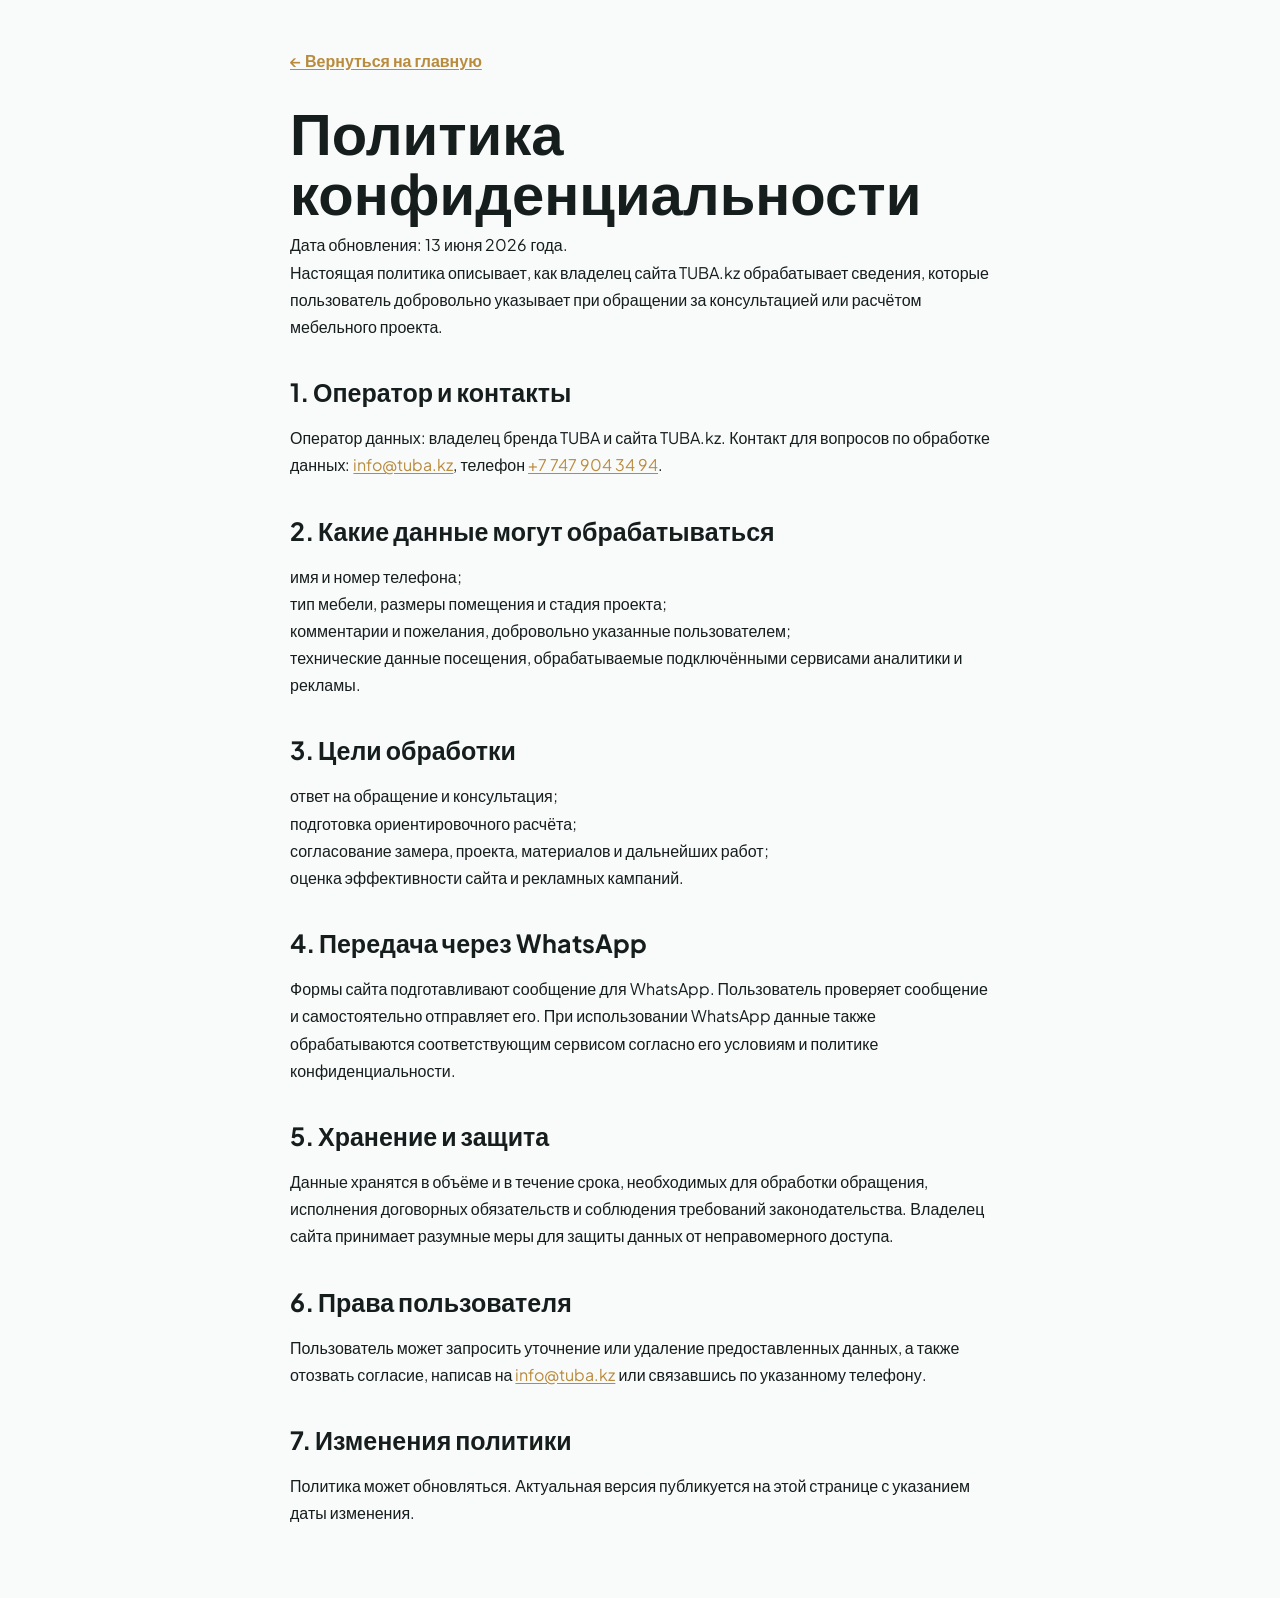
<file: privacy-policy.html>
<!DOCTYPE html>
<html lang="ru">
<head>
  <meta charset="UTF-8">
  <meta name="viewport" content="width=device-width, initial-scale=1.0">
  <title>Политика конфиденциальности — TUBA</title>
  <meta name="description" content="Политика конфиденциальности сайта TUBA.kz и сведения об обработке данных заявок.">
  <meta name="robots" content="index,follow">
  <link rel="canonical" href="https://www.tuba.kz/privacy-policy.html">
  <link rel="alternate" hreflang="ru-KZ" href="https://www.tuba.kz/privacy-policy.html">
  <meta property="og:type" content="website">
  <meta property="og:url" content="https://www.tuba.kz/privacy-policy.html">
  <meta property="og:title" content="Политика конфиденциальности — TUBA">
  <meta property="og:description" content="Сведения об обработке данных обращений и заявок на сайте TUBA.kz.">
  <meta property="og:image" content="https://www.tuba.kz/assets/tuba-hero-wide.jpg">
  <meta name="twitter:card" content="summary_large_image">
  <script type="application/ld+json">
    {
      "@context": "https://schema.org",
      "@type": "WebPage",
      "@id": "https://www.tuba.kz/privacy-policy.html#webpage",
      "url": "https://www.tuba.kz/privacy-policy.html",
      "name": "Политика конфиденциальности — TUBA",
      "description": "Сведения об обработке данных обращений и заявок на сайте TUBA.kz.",
      "inLanguage": "ru-KZ",
      "isPartOf": {
        "@type": "WebSite",
        "@id": "https://www.tuba.kz/#website",
        "url": "https://www.tuba.kz/",
        "name": "TUBA"
      }
    }
  </script>
  <link rel="stylesheet" href="styles.css">
</head>
<body>
  <main class="legal-page">
    <div class="container legal-container">
      <a class="legal-back-link" href="/">← Вернуться на главную</a>
      <h1>Политика конфиденциальности</h1>
      <p class="legal-updated">Дата обновления: 13 июня 2026 года.</p>

      <p>Настоящая политика описывает, как владелец сайта TUBA.kz обрабатывает сведения, которые пользователь добровольно указывает при обращении за консультацией или расчётом мебельного проекта.</p>

      <h2>1. Оператор и контакты</h2>
      <p>Оператор данных: владелец бренда TUBA и сайта TUBA.kz. Контакт для вопросов по обработке данных: <a href="mailto:info@tuba.kz">info@tuba.kz</a>, телефон <a href="tel:+77479043494">+7 747 904 34 94</a>.</p>

      <h2>2. Какие данные могут обрабатываться</h2>
      <ul>
        <li>имя и номер телефона;</li>
        <li>тип мебели, размеры помещения и стадия проекта;</li>
        <li>комментарии и пожелания, добровольно указанные пользователем;</li>
        <li>технические данные посещения, обрабатываемые подключёнными сервисами аналитики и рекламы.</li>
      </ul>

      <h2>3. Цели обработки</h2>
      <ul>
        <li>ответ на обращение и консультация;</li>
        <li>подготовка ориентировочного расчёта;</li>
        <li>согласование замера, проекта, материалов и дальнейших работ;</li>
        <li>оценка эффективности сайта и рекламных кампаний.</li>
      </ul>

      <h2>4. Передача через WhatsApp</h2>
      <p>Формы сайта подготавливают сообщение для WhatsApp. Пользователь проверяет сообщение и самостоятельно отправляет его. При использовании WhatsApp данные также обрабатываются соответствующим сервисом согласно его условиям и политике конфиденциальности.</p>

      <h2>5. Хранение и защита</h2>
      <p>Данные хранятся в объёме и в течение срока, необходимых для обработки обращения, исполнения договорных обязательств и соблюдения требований законодательства. Владелец сайта принимает разумные меры для защиты данных от неправомерного доступа.</p>

      <h2>6. Права пользователя</h2>
      <p>Пользователь может запросить уточнение или удаление предоставленных данных, а также отозвать согласие, написав на <a href="mailto:info@tuba.kz">info@tuba.kz</a> или связавшись по указанному телефону.</p>

      <h2>7. Изменения политики</h2>
      <p>Политика может обновляться. Актуальная версия публикуется на этой странице с указанием даты изменения.</p>
    </div>
  </main>
</body>
</html>
</file>
<file: styles.css>
/* Design System for tuba.kz */

/* Custom Font Pairings */
@import url('https://fonts.googleapis.com/css2?family=Newsreader:ital,opsz,wght@0,6..72,200..800;1,6..72,200..800&family=Plus+Jakarta+Sans:ital,wght@0,200..800;1,200..800&display=swap');

:root {
  /* HSL Color System */
  --hue-wood: 38;
  --hue-charcoal: 180;
  
  --color-primary: hsl(var(--hue-charcoal), 12%, 10%);
  --color-on-primary: hsl(var(--hue-charcoal), 10%, 98%);
  
  --color-background: hsl(var(--hue-charcoal), 10%, 98%);
  --color-on-background: hsl(var(--hue-charcoal), 12%, 10%);
  
  --color-surface: hsl(var(--hue-charcoal), 10%, 96%);
  --color-on-surface: hsl(var(--hue-charcoal), 12%, 15%);
  --color-on-surface-variant: hsl(var(--hue-charcoal), 10%, 40%);
  
  --color-outline: hsl(var(--hue-charcoal), 10%, 80%);
  --color-outline-variant: hsl(var(--hue-charcoal), 10%, 90%);
  
  --color-wood-accent: hsl(var(--hue-wood), 50%, 48%);
  --color-wood-hover: hsl(var(--hue-wood), 52%, 42%);
  --color-warm-grey: hsl(var(--hue-wood), 15%, 92%);
  --color-error: hsl(0, 75%, 50%);
  
  --font-display: 'Newsreader', serif;
  --font-body: 'Plus Jakarta Sans', sans-serif;
  
  --border-radius-sm: 4px;
  --border-radius-md: 8px;
  --border-radius-lg: 16px;
  --border-radius-full: 9999px;
  
  --header-height-large: 80px;
  --header-height-small: 64px;
  --transition-smooth: 0.3s cubic-bezier(0.25, 0.8, 0.25, 1);
  --shadow-premium: 0 10px 30px rgba(0, 0, 0, 0.04);
  --shadow-modal: 0 20px 50px rgba(0, 0, 0, 0.15);
}

/* Dark Mode Overrides */
[data-theme="dark"] {
  --color-background: hsl(var(--hue-charcoal), 12%, 8%);
  --color-on-background: hsl(var(--hue-charcoal), 10%, 94%);
  
  --color-surface: hsl(var(--hue-charcoal), 12%, 12%);
  --color-on-surface: hsl(var(--hue-charcoal), 10%, 88%);
  --color-on-surface-variant: hsl(var(--hue-charcoal), 8%, 65%);
  
  --color-outline: hsl(var(--hue-charcoal), 10%, 25%);
  --color-outline-variant: hsl(var(--hue-charcoal), 10%, 18%);
  
  --color-warm-grey: hsl(var(--hue-wood), 10%, 16%);
  
  --shadow-premium: 0 10px 30px rgba(0, 0, 0, 0.3);
}

/* Reset & Base Styles */
*, *::before, *::after {
  box-sizing: border-box;
  margin: 0;
  padding: 0;
}

html {
  scroll-behavior: smooth;
  -webkit-text-size-adjust: 100%;
}

body {
  font-family: var(--font-body);
  background-color: var(--color-background);
  color: var(--color-on-background);
  line-height: 1.6;
  overflow-x: hidden;
  transition: background-color var(--transition-smooth), color var(--transition-smooth);
}

body::before {
  content: '';
  position: fixed;
  right: clamp(-90px, -4vw, -30px);
  top: 28%;
  width: clamp(280px, 34vw, 520px);
  aspect-ratio: 1;
  background: url('assets/tuba background.png') center / contain no-repeat;
  opacity: 0.018;
  pointer-events: none;
  z-index: -1;
}

a {
  color: inherit;
  text-decoration: none;
}

img {
  max-width: 100%;
  display: block;
  height: auto;
}

button, input, select, textarea {
  font-family: inherit;
  font-size: inherit;
  color: inherit;
}

button {
  background: none;
  border: none;
  cursor: pointer;
}

.skip-link {
  position: fixed;
  top: -60px;
  left: 16px;
  z-index: 2000;
  padding: 12px 18px;
  background: var(--color-primary);
  color: var(--color-on-primary);
  transition: top var(--transition-smooth);
}
.skip-link:focus {
  top: 12px;
}

li {
  list-style: none;
}

/* Typography Utilities */
.text-serif { font-family: var(--font-display); }
.text-accent { color: var(--color-wood-accent); }

/* Common Layout Containers */
.container {
  max-width: 1440px;
  margin: 0 auto;
  padding: 0 20px;
}
@media (min-width: 768px) {
  .container {
    padding: 0 80px;
  }
}

.section-padding {
  padding: 80px 0;
}
@media (min-width: 768px) {
  .section-padding {
    padding: 120px 0;
  }
}

/* Buttons */
.btn {
  display: inline-flex;
  align-items: center;
  justify-content: center;
  padding: 14px 28px;
  font-size: 14px;
  font-weight: 600;
  text-transform: uppercase;
  letter-spacing: 0.15em;
  transition: all var(--transition-smooth);
  border-radius: var(--border-radius-sm);
  gap: 8px;
}

.btn-primary {
  background-color: var(--color-wood-accent);
  color: var(--color-on-primary);
}
.btn-primary:hover {
  background-color: var(--color-wood-hover);
  transform: translateY(-2px);
}

.btn-secondary {
  background-color: var(--color-primary);
  color: var(--color-on-primary);
}
.btn-secondary:hover {
  opacity: 0.9;
  transform: translateY(-2px);
}

.btn-outline {
  border: 1px solid var(--color-on-background);
  color: var(--color-on-background);
}
.btn-outline:hover {
  background-color: var(--color-on-background);
  color: var(--color-background);
  transform: translateY(-2px);
}

/* Sticky Header */
.site-header {
  position: fixed;
  top: 0;
  left: 0;
  width: 100%;
  height: var(--header-height-large);
  z-index: 1000;
  background-color: transparent;
  border-bottom: 1px solid transparent;
  transition: all var(--transition-smooth);
}

.site-header:not(.is-scrolled) {
  color: #ffffff;
}
.site-header:not(.is-scrolled) .brand-tree {
  filter: invert(1);
  mix-blend-mode: screen;
}
.site-header:not(.is-scrolled) .nav-link,
.site-header:not(.is-scrolled) .header-phone,
.site-header:not(.is-scrolled) .theme-toggle {
  color: #ffffff;
}
.site-header:not(.is-scrolled) .theme-toggle {
  border-color: rgba(255, 255, 255, 0.55);
}
.site-header:not(.is-scrolled) .burger-line {
  background-color: #ffffff;
}

.site-header.is-scrolled {
  height: var(--header-height-small);
  background-color: rgba(var(--color-background-rgb, 251, 249, 249), 0.85);
  backdrop-filter: blur(20px);
  -webkit-backdrop-filter: blur(20px);
  border-bottom: 1px solid var(--color-outline-variant);
  box-shadow: var(--shadow-premium);
}

/* Custom RGB mapping helper for CSS Backdrop filters */
:root {
  --color-background-rgb: 251, 249, 249;
}
[data-theme="dark"] {
  --color-background-rgb: 20, 22, 22;
}

.header-container {
  display: flex;
  justify-content: space-between;
  align-items: center;
  height: 100%;
}

.brand {
  display: flex;
  align-items: center;
  gap: 8px;
}
.brand-tree {
  width: 38px;
  height: 38px;
  object-fit: contain;
  mix-blend-mode: multiply;
}
[data-theme="dark"] .brand-tree {
  filter: invert(1);
  mix-blend-mode: screen;
}
.brand-logo {
  height: 40px;
  width: auto;
  border-radius: var(--border-radius-sm);
}
.brand-name {
  font-family: var(--font-display);
  font-size: 24px;
  font-weight: 700;
  letter-spacing: -0.02em;
}

.nav-menu {
  display: none;
}

@media (min-width: 1024px) {
  .nav-menu {
    display: flex;
    align-items: center;
    gap: 32px;
  }
  .nav-link {
    font-size: 13px;
    font-weight: 600;
    text-transform: uppercase;
    letter-spacing: 0.1em;
    color: var(--color-on-background);
    opacity: 0.7;
    transition: all var(--transition-smooth);
    position: relative;
    padding: 6px 0;
  }
  .nav-link::after {
    content: '';
    position: absolute;
    bottom: 0;
    left: 0;
    width: 0;
    height: 2px;
    background-color: var(--color-wood-accent);
    transition: width var(--transition-smooth);
  }
  .nav-link:hover {
    opacity: 1;
    color: var(--color-wood-accent);
  }
  .nav-link:hover::after {
    width: 100%;
  }
}

.header-actions {
  display: flex;
  align-items: center;
  gap: 16px;
}

.header-phone {
  display: none;
}
@media (min-width: 768px) {
  .header-phone {
    display: block;
    font-size: 15px;
    font-weight: 700;
    color: var(--color-on-background);
    transition: color var(--transition-smooth);
  }
  .header-phone:hover {
    color: var(--color-wood-accent);
  }
}

/* Burger Mobile Menu Trigger */
.burger-btn {
  display: flex;
  flex-direction: column;
  justify-content: space-between;
  width: 24px;
  height: 18px;
  z-index: 1100;
}
@media (min-width: 1024px) {
  .burger-btn {
    display: none;
  }
}
.burger-line {
  width: 100%;
  height: 2px;
  background-color: var(--color-on-background);
  transition: all var(--transition-smooth);
}

.menu-open .burger-line:nth-child(1) {
  transform: translateY(8px) rotate(45deg);
}
.menu-open .burger-line:nth-child(2) {
  opacity: 0;
}
.menu-open .burger-line:nth-child(3) {
  transform: translateY(-8px) rotate(-45deg);
}

/* Theme Switcher Button */
.theme-toggle {
  width: 40px;
  height: 40px;
  border-radius: var(--border-radius-full);
  display: flex;
  align-items: center;
  justify-content: center;
  border: 1px solid var(--color-outline);
  color: var(--color-on-background);
  transition: all var(--transition-smooth);
}
.theme-toggle:hover {
  background-color: var(--color-surface);
  transform: scale(1.05);
}

/* Mobile Slide-out Menu Overlay */
.mobile-menu-overlay {
  position: fixed;
  top: 0;
  left: 0;
  width: 100%;
  height: 100%;
  background-color: var(--color-background);
  z-index: 999;
  display: flex;
  flex-direction: column;
  justify-content: center;
  align-items: center;
  transform: translateX(100%);
  transition: transform var(--transition-smooth);
}

.mobile-menu-overlay.is-active {
  transform: translateX(0);
}

.mobile-nav-list {
  display: flex;
  flex-direction: column;
  align-items: center;
  gap: 32px;
}

.mobile-nav-link {
  font-family: var(--font-display);
  font-size: 32px;
  color: var(--color-on-background);
  transition: color var(--transition-smooth);
}
.mobile-nav-link:hover {
  color: var(--color-wood-accent);
}

/* Hero Section */
.hero {
  position: relative;
  height: 100vh;
  min-height: 600px;
  display: flex;
  align-items: center;
  padding-top: var(--header-height-large);
  overflow: hidden;
}

.hero-background {
  position: absolute;
  inset: 0;
  z-index: 0;
}
.hero-background img {
  width: 100%;
  height: 100%;
  object-cover: cover;
  object-position: center;
  transform: scale(1.02);
  transition: transform 10s ease;
}
.hero-background::after {
  content: '';
  position: absolute;
  inset: 0;
  background: linear-gradient(90deg, rgba(10, 10, 10, 0.75) 0%, rgba(10, 10, 10, 0.4) 100%);
}

.hero-content {
  position: relative;
  z-index: 10;
  color: #ffffff;
  max-width: 800px;
}

.hero-eyebrow {
  font-size: 14px;
  font-weight: 700;
  text-transform: uppercase;
  letter-spacing: 0.25em;
  color: var(--color-wood-accent);
  margin-bottom: 24px;
  display: block;
}

.hero-title {
  font-family: var(--font-display);
  font-size: clamp(36px, 6vw, 76px);
  line-height: 1.1;
  font-weight: 300;
  margin-bottom: 32px;
  letter-spacing: -0.01em;
}

.hero-lead {
  font-size: 16px;
  max-width: 580px;
  margin-bottom: 48px;
  opacity: 0.85;
}

.hero-buttons {
  display: flex;
  flex-wrap: wrap;
  gap: 16px;
}

/* Value Props Strip */
.props-strip {
  background-color: var(--color-surface);
  border-bottom: 1px solid var(--color-outline-variant);
}

.props-grid {
  display: grid;
  grid-template-columns: 1fr;
  gap: 32px;
  padding: 40px 0;
}

@media (min-width: 768px) {
  .props-grid {
    grid-template-columns: repeat(4, 1fr);
    gap: 40px;
  }
}

.prop-card {
  display: flex;
  flex-direction: column;
  gap: 16px;
}

.prop-number {
  font-family: var(--font-display);
  font-size: 40px;
  font-weight: 200;
  color: var(--color-wood-accent);
  line-height: 1;
}

.prop-title {
  font-size: 18px;
  font-weight: 700;
  margin-bottom: 8px;
}

.prop-description {
  font-size: 14px;
  color: var(--color-on-surface-variant);
  line-height: 1.5;
}

/* Section Header Utility */
.section-header {
  margin-bottom: 60px;
  display: flex;
  flex-direction: column;
  gap: 20px;
}
@media (min-width: 768px) {
  .section-header {
    flex-direction: row;
    justify-content: space-between;
    align-items: flex-end;
  }
}

.section-label {
  font-size: 12px;
  font-weight: 700;
  text-transform: uppercase;
  letter-spacing: 0.2em;
  color: var(--color-wood-accent);
  margin-bottom: 12px;
  display: block;
}

.section-title {
  font-family: var(--font-display);
  font-size: clamp(28px, 4vw, 44px);
  font-weight: 400;
  line-height: 1.2;
}

.section-intro {
  font-size: 16px;
  color: var(--color-on-background);
  opacity: 0.8;
  max-width: 480px;
}

/* Interactive Style Lab */
.style-lab-grid {
  display: grid;
  grid-template-columns: 1fr;
  gap: 60px;
  align-items: center;
}
@media (min-width: 1024px) {
  .style-lab-grid {
    grid-template-columns: 4.5fr 7.5fr;
  }
}

.style-selector {
  display: flex;
  flex-direction: column;
  gap: 16px;
}

.style-option {
  text-align: left;
  padding: 24px;
  border: 1px solid var(--color-outline-variant);
  background-color: var(--color-surface);
  transition: all var(--transition-smooth);
  position: relative;
}

.style-option.is-active {
  border-color: var(--color-wood-accent);
  background-color: var(--color-background);
  box-shadow: var(--shadow-premium);
}

.style-option.is-active::before {
  content: '';
  position: absolute;
  left: 0;
  top: 0;
  height: 100%;
  width: 4px;
  background-color: var(--color-wood-accent);
}

.style-option-index {
  font-size: 12px;
  color: var(--color-wood-accent);
  font-weight: 700;
  display: block;
  margin-bottom: 8px;
}

.style-option-title {
  font-size: 18px;
  font-weight: 700;
  margin-bottom: 6px;
}

.style-option-caption {
  font-size: 13px;
  color: var(--color-on-surface-variant);
}

.style-preview-box {
  position: relative;
  aspect-ratio: 16/10;
  overflow: hidden;
  background-color: var(--color-surface);
  box-shadow: var(--shadow-premium);
}

.style-preview-img {
  width: 100%;
  height: 100%;
  object-fit: cover;
  transition: opacity 0.5s ease, transform 0.8s ease;
}

.style-preview-meta {
  position: absolute;
  bottom: 0;
  left: 0;
  width: 100%;
  padding: 40px;
  background: linear-gradient(0deg, rgba(0,0,0,0.85) 0%, rgba(0,0,0,0) 100%);
  color: #ffffff;
  display: flex;
  flex-direction: column;
  gap: 8px;
}

.style-preview-tag {
  font-size: 11px;
  font-weight: 700;
  letter-spacing: 0.15em;
  text-transform: uppercase;
  color: var(--color-wood-accent);
}

.style-preview-title {
  font-family: var(--font-display);
  font-size: clamp(20px, 3vw, 28px);
  font-weight: 400;
}

.style-preview-text {
  font-size: 14px;
  opacity: 0.8;
  max-width: 600px;
}

/* Services / Categories Grid */
.services-grid {
  display: grid;
  grid-template-columns: 1fr;
  gap: 32px;
}
@media (min-width: 640px) {
  .services-grid {
    grid-template-columns: repeat(2, 1fr);
  }
}
@media (min-width: 1024px) {
  .services-grid {
    grid-template-columns: repeat(4, 1fr);
  }
}

.service-card {
  background-color: var(--color-surface);
  border: 1px solid var(--color-outline-variant);
  transition: all var(--transition-smooth);
  display: flex;
  flex-direction: column;
  position: relative;
}

.service-card:hover {
  transform: translateY(-8px);
  box-shadow: var(--shadow-premium);
  border-color: var(--color-outline);
}

.service-card-media {
  aspect-ratio: 4/5;
  overflow: hidden;
  position: relative;
}

.service-card-media img {
  width: 100%;
  height: 100%;
  object-fit: cover;
  transition: transform var(--transition-smooth);
}
.service-card:hover .service-card-media img {
  transform: scale(1.05);
}

.service-card-content {
  padding: 32px;
  display: flex;
  flex-direction: column;
  flex-grow: 1;
}

.service-card-number {
  font-family: var(--font-display);
  font-size: 28px;
  font-weight: 200;
  color: var(--color-outline);
  margin-bottom: 16px;
}

.service-card-title {
  font-size: 20px;
  font-weight: 700;
  margin-bottom: 12px;
}

.service-card-text {
  font-size: 14px;
  color: var(--color-on-surface-variant);
  margin-bottom: 24px;
  line-height: 1.6;
}

.service-card-link {
  font-size: 12px;
  font-weight: 700;
  text-transform: uppercase;
  letter-spacing: 0.1em;
  color: var(--color-wood-accent);
  margin-top: auto;
  display: inline-flex;
  align-items: center;
  gap: 8px;
}

/* Portfolio Section */
.portfolio-filter-bar {
  display: flex;
  flex-wrap: wrap;
  gap: 12px;
  margin-bottom: 48px;
  justify-content: center;
}

.filter-btn {
  padding: 10px 24px;
  font-size: 13px;
  font-weight: 600;
  border-radius: var(--border-radius-full);
  border: 1px solid var(--color-outline);
  color: var(--color-on-background);
  transition: all var(--transition-smooth);
}

.filter-btn.is-active, .filter-btn:hover {
  background-color: var(--color-primary);
  color: var(--color-on-primary);
  border-color: var(--color-primary);
}

.portfolio-grid {
  display: grid;
  grid-template-columns: 1fr;
  gap: 32px;
}
@media (min-width: 768px) {
  .portfolio-grid {
    grid-template-columns: repeat(12, 1fr);
  }
}

.portfolio-item {
  position: relative;
  cursor: pointer;
  overflow: hidden;
  transition: all var(--transition-smooth);
}

@media (min-width: 768px) {
  .portfolio-item.col-7 { grid-column: span 7; }
  .portfolio-item.col-5 { grid-column: span 5; }
  .portfolio-item.col-4 { grid-column: span 4; }
  .portfolio-item.col-8 { grid-column: span 8; }
  .portfolio-item.col-6 { grid-column: span 6; }
}

.portfolio-item-media {
  overflow: hidden;
  position: relative;
  aspect-ratio: 16/10;
}
.portfolio-item.tall .portfolio-item-media {
  aspect-ratio: 4/5;
}

.portfolio-item-media img {
  width: 100%;
  height: 100%;
  object-fit: cover;
  transition: transform 1.2s cubic-bezier(0.16, 1, 0.3, 1);
  filter: grayscale(10%);
}

.portfolio-item:hover .portfolio-item-media img {
  transform: scale(1.04);
  filter: grayscale(0%);
}

.portfolio-item-overlay {
  position: absolute;
  inset: 0;
  background: linear-gradient(0deg, rgba(10, 10, 10, 0.8) 0%, rgba(10, 10, 10, 0) 100%);
  opacity: 0.85;
  transition: opacity var(--transition-smooth);
}

.portfolio-item:hover .portfolio-item-overlay {
  opacity: 0.95;
}

.portfolio-item-info {
  position: absolute;
  bottom: 0;
  left: 0;
  width: 100%;
  padding: 32px;
  color: #ffffff;
  display: flex;
  justify-content: space-between;
  align-items: flex-end;
}

.portfolio-item-category {
  font-size: 11px;
  font-weight: 700;
  text-transform: uppercase;
  letter-spacing: 0.15em;
  color: var(--color-wood-accent);
  margin-bottom: 8px;
  display: block;
}

.portfolio-item-title {
  font-family: var(--font-display);
  font-size: 24px;
  font-weight: 400;
}

.portfolio-item-icon {
  width: 48px;
  height: 48px;
  border-radius: var(--border-radius-full);
  background-color: rgba(255, 255, 255, 0.15);
  backdrop-filter: blur(10px);
  display: flex;
  align-items: center;
  justify-content: center;
  color: #ffffff;
  transition: all var(--transition-smooth);
}

.portfolio-item:hover .portfolio-item-icon {
  background-color: var(--color-wood-accent);
  transform: rotate(45deg);
}

.portfolio-item.hidden {
  display: none;
}

/* Lightbox Modal */
.lightbox {
  position: fixed;
  inset: 0;
  z-index: 2000;
  background-color: rgba(10, 10, 10, 0.95);
  backdrop-filter: blur(10px);
  display: flex;
  flex-direction: column;
  justify-content: center;
  align-items: center;
  opacity: 0;
  pointer-events: none;
  transition: opacity var(--transition-smooth);
  padding: 40px;
}

.lightbox.is-open {
  opacity: 1;
  pointer-events: auto;
}

.lightbox-close {
  position: absolute;
  top: 32px;
  right: 32px;
  color: #ffffff;
  font-size: 40px;
  line-height: 1;
  transition: color var(--transition-smooth);
}
.lightbox-close:hover {
  color: var(--color-wood-accent);
}

.lightbox-content {
  max-width: 1200px;
  max-height: 80vh;
  display: flex;
  flex-direction: column;
  align-items: center;
}

.lightbox-image {
  max-width: 100%;
  max-height: 70vh;
  object-fit: contain;
  box-shadow: var(--shadow-modal);
}

.lightbox-caption {
  color: #ffffff;
  margin-top: 24px;
  font-size: 16px;
  text-align: center;
  max-width: 600px;
}

/* Process Section */
.process-grid {
  display: grid;
  grid-template-columns: 1fr;
  gap: 60px;
}
@media (min-width: 1024px) {
  .process-grid {
    grid-template-columns: 5fr 7fr;
    gap: 80px;
  }
}

.process-steps-list {
  display: flex;
  flex-direction: column;
  gap: 40px;
}

.process-step {
  display: flex;
  gap: 24px;
}

.process-step-num {
  font-family: var(--font-display);
  font-size: 32px;
  font-weight: 200;
  color: var(--color-outline);
  line-height: 1;
}

.process-step-title {
  font-size: 18px;
  font-weight: 700;
  margin-bottom: 8px;
}

.process-step-description {
  font-size: 14px;
  color: var(--color-on-surface-variant);
  line-height: 1.6;
}

.process-media {
  position: relative;
  aspect-ratio: 16/10;
  overflow: hidden;
  box-shadow: var(--shadow-premium);
}
@media (min-width: 768px) {
  .process-media {
    aspect-ratio: 12/10;
  }
}

.process-media img {
  width: 100%;
  height: 100%;
  object-fit: cover;
}

.process-badge {
  position: absolute;
  bottom: 0;
  left: 0;
  background-color: var(--color-wood-accent);
  color: var(--color-on-primary);
  padding: 40px;
  display: flex;
  flex-direction: column;
  gap: 4px;
}

.process-badge-title {
  font-family: var(--font-display);
  font-size: 24px;
  font-weight: 400;
}

.process-badge-desc {
  font-size: 12px;
  opacity: 0.8;
}

/* Progressive Form Calculator (Inspired by bek-mebel.kz) */
.form-section {
  background-color: var(--color-warm-grey);
}

.form-container-box {
  max-width: 960px;
  margin: 0 auto;
  background-color: var(--color-background);
  padding: 40px 20px;
  border-radius: var(--border-radius-sm);
  box-shadow: var(--shadow-premium);
}
@media (min-width: 768px) {
  .form-container-box {
    padding: 60px 80px;
  }
}

.brief-progress {
  display: flex;
  justify-content: space-between;
  margin-bottom: 48px;
  border-bottom: 2px solid var(--color-outline-variant);
  padding-bottom: 16px;
  font-size: 12px;
  font-weight: 700;
  text-transform: uppercase;
  letter-spacing: 0.1em;
}

.brief-progress span {
  opacity: 0.3;
  transition: all var(--transition-smooth);
  position: relative;
}

.brief-progress span.active {
  opacity: 1;
  color: var(--color-wood-accent);
}

.brief-progress span.active::after {
  content: '';
  position: absolute;
  bottom: -18px;
  left: 0;
  width: 100%;
  height: 2px;
  background-color: var(--color-wood-accent);
}

.brief-progress span.done {
  opacity: 0.7;
  color: var(--color-on-background);
}

.form-grid {
  display: flex;
  flex-direction: column;
  gap: 32px;
}

.form-group {
  display: flex;
  flex-direction: column;
  gap: 12px;
}

.consent-row {
  display: flex;
  grid-column: 1 / -1;
  align-items: flex-start;
  gap: 10px;
  margin-top: 8px;
  font-size: 13px;
  line-height: 1.5;
  color: var(--color-text-muted);
  cursor: pointer;
}

.consent-row input {
  width: 18px;
  height: 18px;
  margin-top: 1px;
  flex: 0 0 auto;
  accent-color: var(--color-wood-accent);
}

.consent-row a,
.chat-privacy-note a,
.legal-page a {
  color: var(--color-wood-accent);
  text-decoration: underline;
  text-underline-offset: 2px;
}

.consent-error {
  grid-column: 1 / -1;
  margin-top: -4px;
}

.form-label {
  font-size: 13px;
  font-weight: 700;
  text-transform: uppercase;
  letter-spacing: 0.08em;
  color: var(--color-on-background);
}

.form-control {
  width: 100%;
  padding: 16px 20px;
  border: 1px solid var(--color-outline);
  background-color: var(--color-background);
  color: var(--color-on-background);
  border-radius: var(--border-radius-sm);
  transition: border-color var(--transition-smooth);
  font-size: 15px;
}

.form-control:focus {
  outline: none;
  border-color: var(--color-wood-accent);
}

.form-control.error {
  border-color: var(--color-error);
}

/* Chip Choices */
.option-chips {
  display: flex;
  flex-wrap: wrap;
  gap: 10px;
}

.chip-btn {
  padding: 12px 24px;
  font-size: 13px;
  font-weight: 600;
  border: 1px solid var(--color-outline);
  background-color: var(--color-surface);
  color: var(--color-on-background);
  border-radius: var(--border-radius-sm);
  transition: all var(--transition-smooth);
}

.chip-btn:hover, .chip-btn.active {
  border-color: var(--color-wood-accent);
  background-color: var(--color-background);
  color: var(--color-wood-accent);
}

/* Form Helper Error Alert */
.form-error {
  font-size: 12px;
  color: var(--color-error);
  margin-top: 6px;
  display: none;
}
.form-error.show {
  display: block;
}

/* Live Lead Summary Panel */
.lead-summary-box {
  background-color: var(--color-surface);
  border-left: 4px solid var(--color-wood-accent);
  padding: 24px;
  margin-top: 40px;
  display: flex;
  flex-direction: column;
  gap: 8px;
}

.lead-summary-title {
  font-size: 12px;
  font-weight: 700;
  text-transform: uppercase;
  letter-spacing: 0.1em;
  color: var(--color-wood-accent);
}

.lead-summary-text {
  font-family: var(--font-display);
  font-size: 20px;
  font-style: italic;
  line-height: 1.4;
}

/* FAQ Accordion Section */
.faq-list {
  max-width: 800px;
  margin: 0 auto;
  display: flex;
  flex-direction: column;
  gap: 16px;
}

.faq-item {
  border: 1px solid var(--color-outline-variant);
  background-color: var(--color-surface);
  border-radius: var(--border-radius-sm);
  overflow: hidden;
}

.faq-summary {
  padding: 24px;
  font-size: 18px;
  font-weight: 700;
  cursor: pointer;
  display: flex;
  justify-content: space-between;
  align-items: center;
  list-style: none;
}
.faq-summary::-webkit-details-marker {
  display: none;
}

.faq-summary::after {
  content: '+';
  font-size: 24px;
  font-weight: 300;
  color: var(--color-wood-accent);
  transition: transform var(--transition-smooth);
}

.faq-item[open] .faq-summary::after {
  transform: rotate(45deg);
}

.faq-content {
  padding: 0 24px 24px 24px;
  font-size: 15px;
  color: var(--color-on-surface-variant);
  line-height: 1.6;
}

/* Footer layout */
.site-footer {
  background-color: var(--color-primary);
  color: var(--color-on-primary);
  padding-top: 80px;
  padding-bottom: 40px;
}

.footer-grid {
  display: grid;
  grid-template-columns: 1fr;
  gap: 48px;
  border-bottom: 1px solid rgba(255,255,255,0.06);
  padding-bottom: 60px;
  margin-bottom: 40px;
}
@media (min-width: 768px) {
  .footer-grid {
    grid-template-columns: repeat(4, 1fr);
  }
}

.footer-col {
  display: flex;
  flex-direction: column;
  gap: 24px;
}

.footer-col-title {
  font-size: 12px;
  font-weight: 700;
  text-transform: uppercase;
  letter-spacing: 0.15em;
  color: var(--color-wood-accent);
}

.footer-text {
  font-size: 14px;
  opacity: 0.7;
  line-height: 1.6;
}

.footer-links {
  display: flex;
  flex-direction: column;
  gap: 16px;
}

.footer-link {
  font-size: 14px;
  opacity: 0.7;
  transition: all var(--transition-smooth);
}
.footer-link:hover {
  opacity: 1;
  color: var(--color-wood-accent);
}

.footer-bottom {
  display: flex;
  flex-direction: column;
  gap: 20px;
  align-items: center;
  font-size: 12px;
  opacity: 0.5;
}
@media (min-width: 768px) {
  .footer-bottom {
    flex-direction: row;
    justify-content: space-between;
  }
}

.footer-bottom-links {
  display: flex;
  gap: 24px;
}

/* Floating Action Button (WhatsApp) */
.float-wa-btn {
  position: fixed;
  bottom: calc(24px + env(safe-area-inset-bottom, 0px));
  left: 24px;
  width: 56px;
  height: 56px;
  border-radius: var(--border-radius-full);
  background-color: #25d366;
  box-shadow: 0 4px 20px rgba(37, 211, 102, 0.4);
  display: flex;
  align-items: center;
  justify-content: center;
  color: #ffffff;
  z-index: 900;
  transition: transform var(--transition-smooth);
}
.float-wa-btn:hover {
  transform: scale(1.1);
}
.float-wa-btn svg {
  width: 28px;
  height: 28px;
  fill: currentColor;
}

/* Chat Assistant Widget */
.chat-toggle-btn {
  position: fixed;
  bottom: calc(24px + env(safe-area-inset-bottom, 0px));
  right: 24px;
  width: 56px;
  height: 56px;
  border-radius: var(--border-radius-full);
  background-color: var(--color-wood-accent);
  box-shadow: 0 4px 20px rgba(179, 139, 69, 0.4);
  display: flex;
  align-items: center;
  justify-content: center;
  color: #ffffff;
  z-index: 900;
  transition: transform var(--transition-smooth);
}
.chat-toggle-btn:hover {
  transform: scale(1.1);
}
.chat-toggle-btn svg {
  width: 24px;
  height: 24px;
}

.chat-widget {
  position: fixed;
  bottom: 96px;
  right: 24px;
  width: calc(100vw - 48px);
  max-width: 380px;
  height: 500px;
  background-color: var(--color-background);
  border: 1px solid var(--color-outline-variant);
  border-radius: var(--border-radius-md);
  box-shadow: var(--shadow-modal);
  z-index: 1000;
  display: flex;
  flex-direction: column;
  overflow: hidden;
  opacity: 0;
  transform: translateY(20px) scale(0.95);
  pointer-events: none;
  transition: all var(--transition-smooth);
}

.chat-widget.is-open {
  opacity: 1;
  transform: translateY(0) scale(1);
  pointer-events: auto;
}

.chat-header {
  background-color: var(--color-primary);
  color: var(--color-on-primary);
  padding: 20px;
  display: flex;
  justify-content: space-between;
  align-items: center;
}

.chat-header-title {
  display: flex;
  flex-direction: column;
}
.chat-header-title strong {
  font-size: 15px;
}
.chat-header-title span {
  font-size: 11px;
  opacity: 0.7;
}

.chat-close-btn {
  font-size: 28px;
  color: var(--color-on-primary);
  line-height: 1;
  opacity: 0.7;
  transition: opacity var(--transition-smooth);
}
.chat-close-btn:hover {
  opacity: 1;
}

.chat-messages {
  flex-grow: 1;
  overflow-y: auto;
  padding: 20px;
  display: flex;
  flex-direction: column;
  gap: 12px;
  background-color: var(--color-surface);
}

.chat-bubble {
  padding: 12px 16px;
  border-radius: var(--border-radius-md);
  font-size: 14px;
  max-width: 80%;
  line-height: 1.5;
  word-wrap: break-word;
  white-space: pre-line;
}

.chat-bubble.bot {
  background-color: var(--color-background);
  color: var(--color-on-background);
  align-self: flex-start;
  border-bottom-left-radius: var(--border-radius-sm);
  border: 1px solid var(--color-outline-variant);
}

.chat-bubble.user {
  background-color: var(--color-wood-accent);
  color: #ffffff;
  align-self: flex-end;
  border-bottom-right-radius: var(--border-radius-sm);
}

.chat-actions-container {
  padding: 16px 20px;
  background-color: var(--color-background);
  border-top: 1px solid var(--color-outline-variant);
  display: flex;
  flex-direction: column;
  gap: 12px;
}

.chat-buttons-box {
  display: flex;
  flex-wrap: wrap;
  gap: 8px;
}

.chat-option-btn {
  padding: 8px 16px;
  font-size: 12px;
  font-weight: 600;
  border: 1px solid var(--color-outline);
  background-color: var(--color-surface);
  color: var(--color-on-background);
  border-radius: var(--border-radius-full);
  transition: all var(--transition-smooth);
}
.chat-option-btn:hover {
  border-color: var(--color-wood-accent);
  color: var(--color-wood-accent);
}

.chat-phone-input-row {
  display: none;
  gap: 8px;
}
.chat-phone-input-row.show {
  display: flex;
}
.chat-phone-input-row input {
  flex-grow: 1;
  padding: 12px 16px;
  border: 1px solid var(--color-outline);
  border-radius: var(--border-radius-sm);
  font-size: 14px;
  background-color: var(--color-background);
  color: var(--color-on-background);
}
.chat-phone-input-row input:focus {
  outline: none;
  border-color: var(--color-wood-accent);
}
.chat-phone-input-row button {
  background-color: var(--color-wood-accent);
  color: #ffffff;
  padding: 12px 20px;
  font-size: 13px;
  font-weight: 600;
  border-radius: var(--border-radius-sm);
  transition: background var(--transition-smooth);
}
.chat-phone-input-row button:hover {
  background-color: var(--color-wood-hover);
}

.chat-privacy-note {
  margin: 8px 0 0;
  font-size: 11px;
  line-height: 1.4;
  color: var(--color-text-muted);
}

.legal-page {
  min-height: 100vh;
  padding: 48px 0 72px;
  background: var(--color-background);
  color: var(--color-text);
}

.legal-container {
  max-width: 860px;
}

.legal-page h1 {
  margin: 28px 0 8px;
  font-family: var(--font-heading);
  font-size: clamp(34px, 6vw, 58px);
  line-height: 1.05;
}

.legal-page h2 {
  margin: 32px 0 12px;
  font-family: var(--font-heading);
  font-size: 25px;
}

.legal-page p,
.legal-page li {
  line-height: 1.7;
}

.legal-updated {
  color: var(--color-text-muted);
}

.legal-notice {
  margin: 24px 0;
  padding: 18px 20px;
  border: 1px solid var(--color-wood-accent);
  border-radius: 10px;
  background: var(--color-surface);
  line-height: 1.6;
}

.legal-back-link {
  display: inline-block;
  font-weight: 600;
}

.chat-input-text-row {
  display: flex;
  border: 1px solid var(--color-outline);
  border-radius: var(--border-radius-sm);
  overflow: hidden;
  background-color: var(--color-background);
}
.chat-input-text-row input {
  flex-grow: 1;
  border: none;
  padding: 12px 16px;
  font-size: 14px;
  background-color: transparent;
  color: var(--color-on-background);
}
.chat-input-text-row input:focus {
  outline: none;
}
.chat-input-text-row button {
  width: 44px;
  display: flex;
  align-items: center;
  justify-content: center;
  background-color: var(--color-surface);
  border-left: 1px solid var(--color-outline);
  color: var(--color-wood-accent);
  font-weight: 700;
  font-size: 18px;
  transition: background var(--transition-smooth);
}
.chat-input-text-row button:hover {
  background-color: var(--color-outline-variant);
}

@media (max-height: 500px) and (orientation: landscape) {
  .site-header {
    height: 64px;
  }
  .hero {
    min-height: 100vh;
    padding-top: 64px;
    align-items: flex-start;
  }
  .hero-content {
    max-width: 720px;
    padding-top: 32px;
  }
  .hero-eyebrow {
    margin-bottom: 10px;
    font-size: 11px;
  }
  .hero-title {
    max-width: 720px;
    margin-bottom: 16px;
    font-size: clamp(32px, 5.5vw, 46px);
    line-height: 1;
  }
  .hero-lead {
    display: none;
  }
  .hero-buttons {
    gap: 10px;
  }
  .hero-buttons .btn {
    min-height: 44px;
    padding: 11px 18px;
  }
  .float-wa-btn,
  .chat-toggle-btn {
    bottom: calc(12px + env(safe-area-inset-bottom, 0px));
  }
}

/* Animations */
.reveal-anim {
  opacity: 0;
  transform: translateY(30px);
  transition: opacity 1.2s cubic-bezier(0.16, 1, 0.3, 1), transform 1.2s cubic-bezier(0.16, 1, 0.3, 1);
}
.reveal-anim.is-visible {
  opacity: 1;
  transform: translateY(0);
}
</file>
